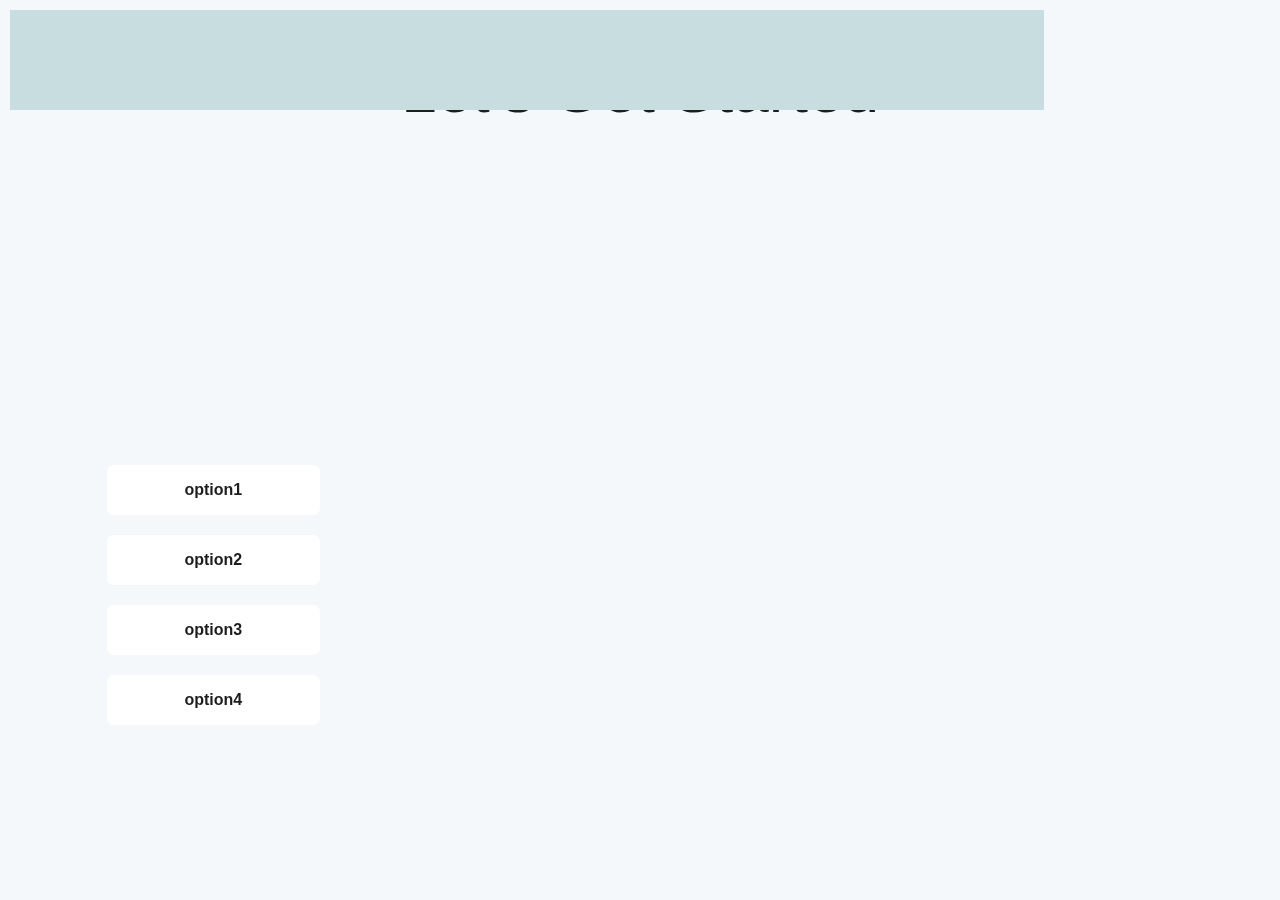
<file: index.html>
<!DOCTYPE html>
<header>
    <meta charset="UTF-8">
  <link rel="stylesheet" type="text/css" href="./style.css"/>
    <title>Quiz It To ME</title>
</header>

<body>
    <div class="title">
        <h1>Let's Get Started</h1>
    </div>

    <div class="main-container" &nbsp;>

        
        <div class="question-container" id="question">
        </div>

    <div class="option-container">
        <button class="option" onclick="" id="op1" >option1</button>
  
        <button class="option" id="op2" >option2</button>
  
        <button class="option" id="op3">option3</button>
  
        <button class="option" id="op4">option4</button>
    </div>
    </div>
   

    <script src="script.js"></script>
    
</body>
</file>
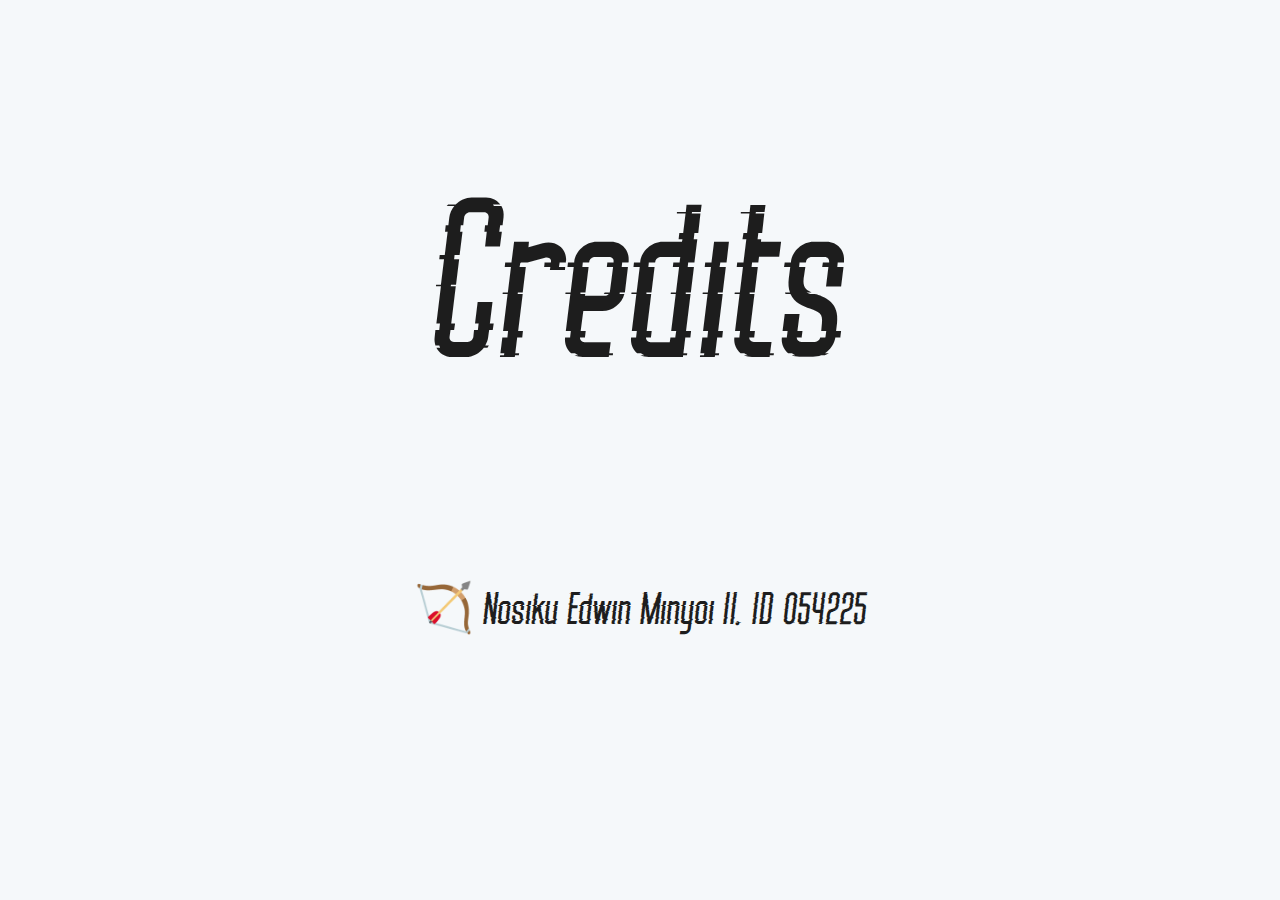
<file: credits.html>
<!DOCTYPE html>
<html lang="en">

    <header>
        <script src="https://ajax.googleapis.com/ajax/libs/jquery/2.1.1/jquery.min.js"></script>
        <meta charset="UTF-8">
        <meta http-equiv="X-UA-Compatible" content="IE=edge">
        <meta name="viewport" content="width=device-width, initial-scale=1.0">
        <link rel="stylesheet" type="text/css" href="./style.css"/>
        <title>Credits</title>
        <audio id="mySound" src="music/game-over.mp3" autoplay="true"></audio>
    </header>


    <body>

     

        <div class="wrapper">
          

            <div class="title">
              <h1>Credits</h1>
            </div>

            <div class="names">
                <h2> 🏹 Nosiku Edwin Minyoi II. ID 054225</h2>
              </div>
        </div>
        

        <script type="text/javascript" src="script.js"></script>
      
    </body>

</html>
</file>
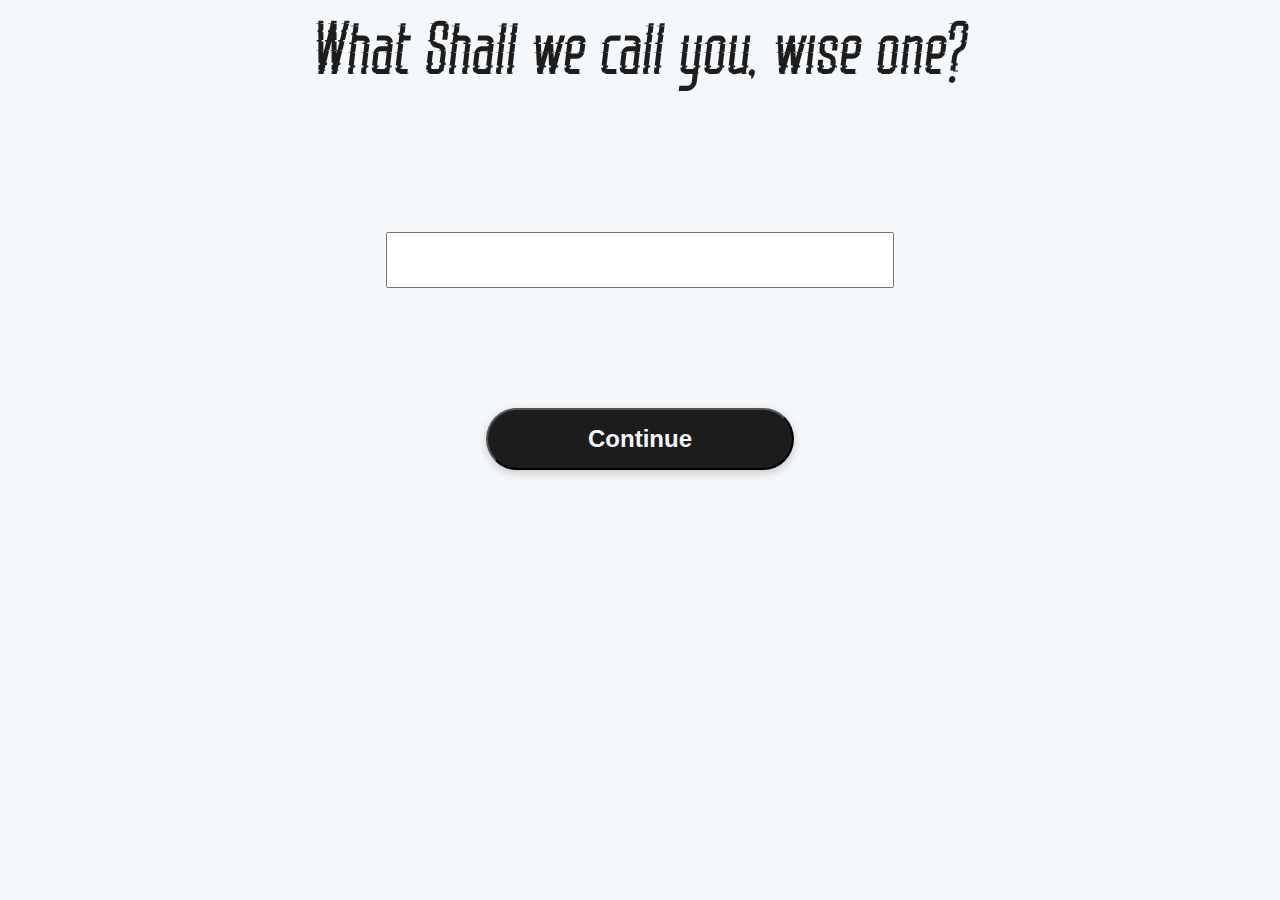
<file: getUsername.html>
<!DOCTYPE html>
<html lang="en">

    <header>
        <script src="https://ajax.googleapis.com/ajax/libs/jquery/2.1.1/jquery.min.js"></script>
        <meta charset="UTF-8">
        <meta http-equiv="X-UA-Compatible" content="IE=edge">
        <meta name="viewport" content="width=device-width, initial-scale=1.0">
        <link rel="stylesheet" type="text/css" href="./style.css"/>
        <title>Get Started</title>
    </header>


    <body>

        <div class="wrapper">
            <t class="username-title">What Shall we call you, wise one?</t>

            <div class="usernameInputWrapper">

                <input id="usernameInput" type="text">

            </div>

            <div class="splash-buttons">
                <button id="btnContinueUserName" class="btnContinue">Continue</button>
            </div>
        </div>
        

        <script type="text/javascript" src="script.js"></script>
        
    </body>

</html>
</file>
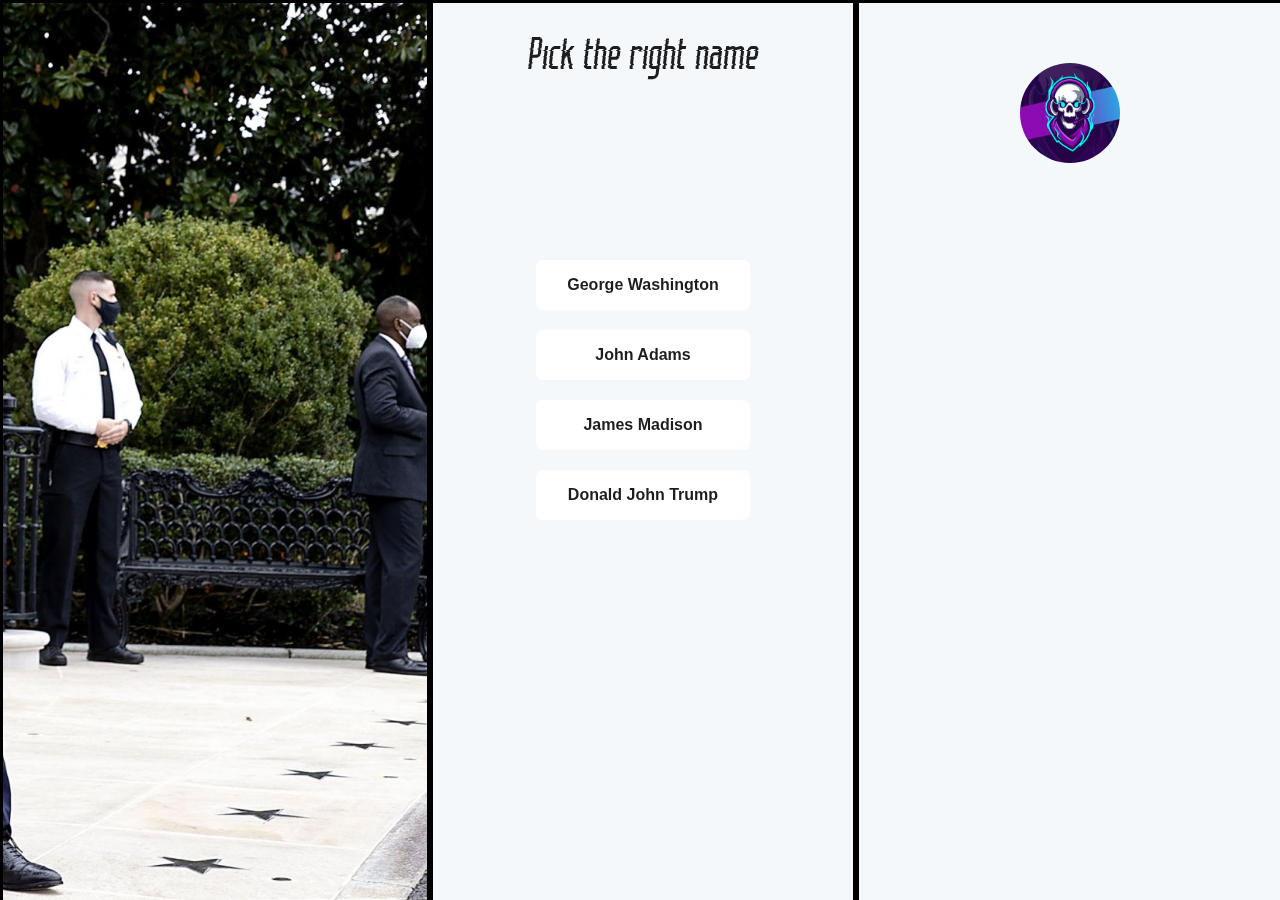
<file: homeScreen.html>
<!DOCTYPE html>
<html lang="en">

    <header>
        <script src="https://ajax.googleapis.com/ajax/libs/jquery/2.1.1/jquery.min.js"></script>
        <meta charset="UTF-8">
        <meta http-equiv="X-UA-Compatible" content="IE=edge">
        <meta name="viewport" content="width=device-width, initial-scale=1.0">
        <link rel="stylesheet" type="text/css" href="./style.css"/>
        <title>Quiz It To ME</title>
    </header>

    <body>

        <div class="questionsWrapperScreen">
                        <div class="main-container">
                            <div class="column">
                                <div class="quiz-image" id="image"></div>
                            </div>

                            <div class="column">
                                <h1>Pick the right name</h1>
                                <div class="option-container">
                                        <div id="optionList" class="option-container"></div>
                                </div>
                            </div>

                            <div class="column">
                                <img class="userImage" src="images/user-profile-picture.jpg"/>
                                <h1 id="username">Hey</h1>
                                <script>
                                    document.getElementById("username").innerHTML = localStorage.getItem("username");
                                </script>
                                 
                            </div>
                        </div>
                    

        </div>
        

        <script type="text/javascript" src="script.js"></script>
        
    </body>

</html>
</file>
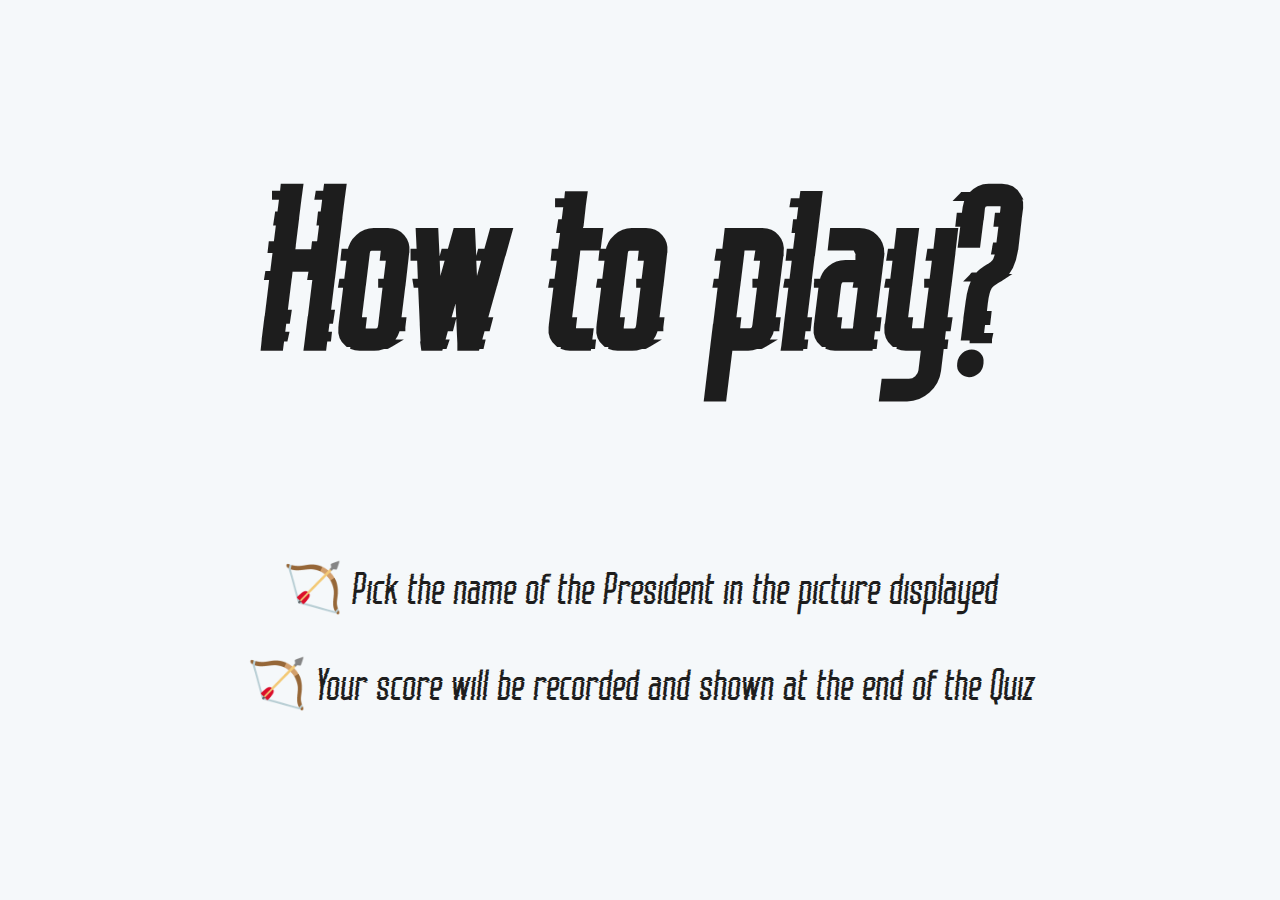
<file: howToPlay.html>
<!DOCTYPE html>
<html lang="en">

    <header>
        <script src="https://ajax.googleapis.com/ajax/libs/jquery/2.1.1/jquery.min.js"></script>
        <meta charset="UTF-8">
        <meta http-equiv="X-UA-Compatible" content="IE=edge">
        <meta name="viewport" content="width=device-width, initial-scale=1.0">
        <link rel="stylesheet" type="text/css" href="./style.css"/>
        <title>How to play?</title>
    </header>


    <body>

        <div class="wrapper">
            <h1>How to play?</h1>

            <h2>🏹 Pick the name of the President in the picture displayed</h1>
            <h2>🏹 Your score will be recorded and shown at the end of the Quiz</h1>
        </div>
        

        <script type="text/javascript" src="script.js"></script>
        
    </body>

</html>
</file>
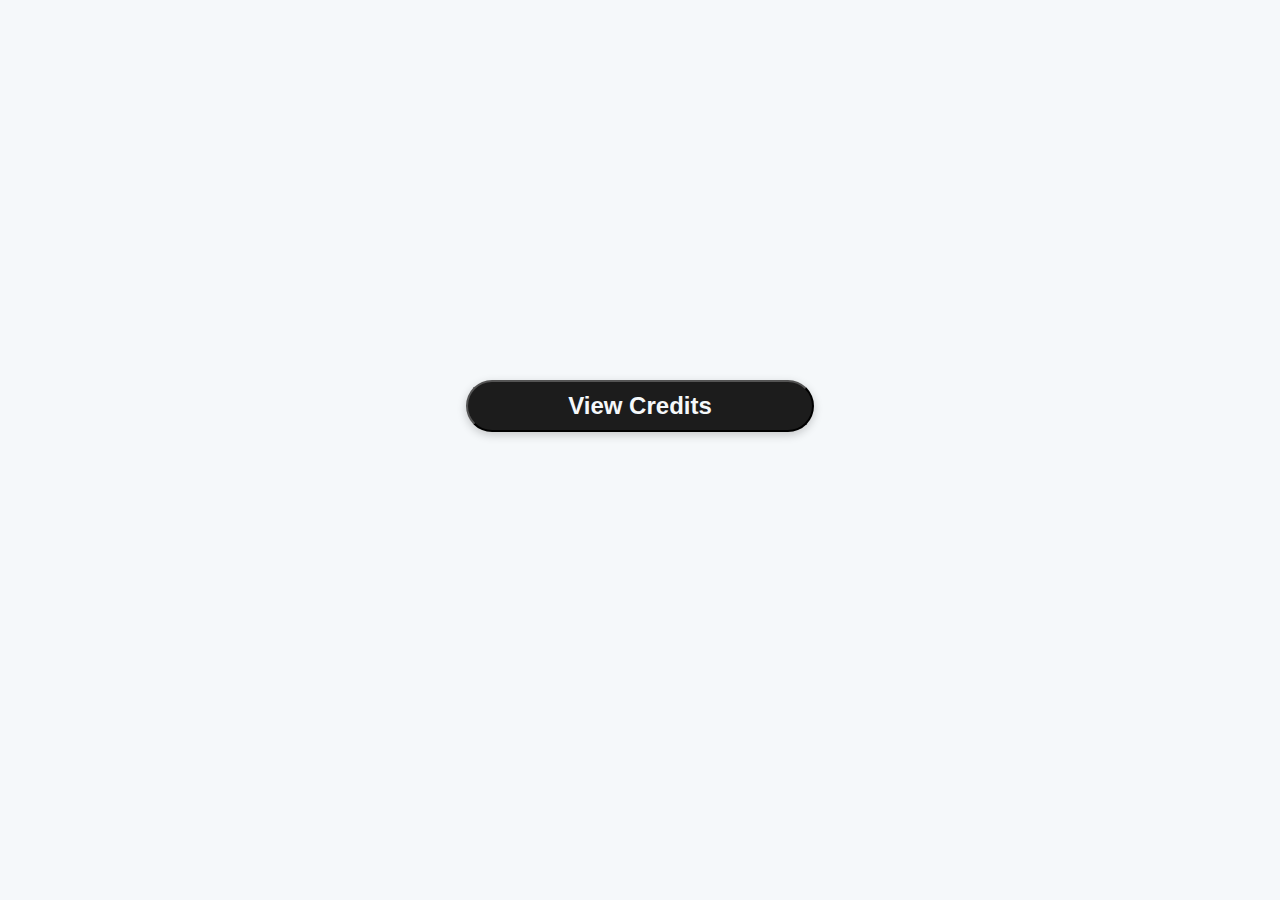
<file: result.html>
<!DOCTYPE html>
<html lang="en">

    <header>
        <script src="https://ajax.googleapis.com/ajax/libs/jquery/2.1.1/jquery.min.js"></script>
        <meta charset="UTF-8">
        <meta http-equiv="X-UA-Compatible" content="IE=edge">
        <meta name="viewport" content="width=device-width, initial-scale=1.0">
        <link rel="stylesheet" type="text/css" href="./style.css"/>
        <title>Result</title>
        <audio id="mySound" src="music/game-over.mp3" autoplay="true"></audio>
    </header>


    <body>

     

        <div class="wrapper">
          

            <div class="title">
                <h1 id="totalScore"></h1>

               

                <script>
                    const score = localStorage.getItem("score");

                    if(score.match("9")){
                        document.getElementById("totalScore").innerHTML = "You got a perfect score of "+ score+" pts";

                    }else{
                      
                      document.getElementById('mySound').play();    
                        
                      document.getElementById("totalScore").innerHTML = "GAME OVER<br/>"+"You got a score of "+ score+" pts";
                    }
                   

                </script>
            </div>

            <button id="btnCredits" class="btnCredits">View Credits</button>
        </div>
        

        <script type="text/javascript" src="script.js"></script>
      
    </body>

</html>
</file>
<file: style.css>
:root{
    --primary: #1D1D1F;
    --secondary: #858786;
    --erro: #FF5757;
    text-align: center;
    margin: 0;
    background-color: #F5F8FA;
    font-family: SF Pro Display,SF Pro Icons,AOS Icons,Helvetica Neue,Helvetica,Arial,sans-serif;
  }

  .column {
    border-style: solid;
    justify-items: center;
    justify-content: center;
    float: left;
    width: 100%;
    height: 100vh;
    justify-content: center;
  }


  .column img{
    width: 100%;
    height: 100vh;
    object-position: center;
    object-fit:cover;
  }

 .main-container{
    height: 100vh;
    position: fixed;
    width: 100%;
    overflow: hidden;
    display: grid;
    grid-template-columns: 33.3333333% 33.3333333% 33.333333%;
    top: 0;
    left: 0;
    right: 0;
    bottom: 0;
   
  }

  /* Clear floats after the columns */
  .main-container:after {
    content: "";
    display: table;
    clear: both;
  }

  .center-cropped img {
    border-radius: 2px;
    width: 100%;
    height: 100%;
    object-position: center;
    object-fit:cover;
  }

  .option-container{
    grid-column: 1;
    margin-top: 40%;
    width: 100%;
    height: 100%;        
}

.column h1{
  font-family: 'uncracked';
  font-size: 3rem;
  font-weight: 400;
  color: #1d1d1d;
}


.bottom-left {
    position: absolute;
    bottom: 8px;
    left: 16px;
  }

  .column .userImage{
    margin-top: 60px;
    width: 100px;
    height: 100px;
    border-radius: 50%;
  }

.option{    
    border-radius: 7px;
    border-width: 0px;
    margin: 10px;
    padding: 10px;
    width: 50%;
    height: 50px;
    font-size: 1rem;
    font-weight: 600;
    color: #1D1D1D;
    background-color:white;
}

.option:hover{
    background-color: #177244;
    color: white;
}

  .title h1 {
    font-size: 4rem;
    font-weight: 400;
    padding: 10px;
    color: #1d1d1d;
  }
  
  .title h2{
    font-size: 1.5rem;
    font-weight: 400;
    color: #1D1D1D;
  }
  
  h2{
    font-size: 3rem;
    font-weight: 300;
    color: #1D1D1D;
  }

  .question-container{
    margin: 10px;
    padding: 5px;
    width: 80vw;
    height: 10vh;
    background-color: #c7dddf;
    font-size: x-large;
    text-align: center;
      
}

.navigation{
  margin-top: 50px;
    width: 100%;
    height: auto;
    padding: 5px;
    display: flex;
    background: none;
 
}

.navigation button{
  color: #F5F8FA;
  padding: 15px;
  background-color: #1c1c1c;
  font-weight: 600;
  font-size: 1.0rem;
  border-radius: 40px;
  padding-left: 100px;
  padding-right: 100px;
  box-shadow: 0 3px 10px rgb(0 0 0 / 0.2);
  margin-left: 32%;
}

.splash{
  width: 100%;
  height: 100vh;
  margin: 0px;
  cursor: pointer;
  transition: all ease-in-out 600ms;
}

.splash h1{
  font-size: 15rem;
  font-family: 'uncracked';
  color: #1D1D1D;
}


.wrapper{
  width: 100%;
  height: auto;
  margin: 0px;
  padding-top: 10px;
  transition: all ease-in-out 600ms;
  margin-bottom: 100px;
}

.wrapper h1{
  font-size: 15rem;
  font-family: 'uncracked';
  color: #1D1D1D;
}

.wrapper h2{
  font-size: 3rem;
  font-family: 'uncracked';
  color: #1D1D1D;
}

.btnCredits{
  cursor: pointer;
  color: #F5F8FA;
  margin: 20px;
  font-size: 1.5rem;
  border-radius: 40px;
  box-shadow: 0 3px 10px rgb(0 0 0 / 0.2);
  font-weight: bold;
  padding-top: 10px;
  padding-bottom: 10px;
  padding-left: 100px;
  padding-right: 100px;
  box-shadow: 0 3px 10px rgb(0 0 0 / 0.2);
  background-color: #1c1c1c;
  transition: #1c1c1c 0.05s linear;
  transition: all .05s linear;
}

.username-title {
  padding-top: 40%;
  font-size: 5rem;
  font-family: 'uncracked';
  color: #1D1D1D;
}


.usernameInputWrapper{
  padding-top: 10%;
  font-size: 5rem;
  font-family: 'uncracked';
  color: #1D1D1D;
}

.usernameInputWrapper input{
  height: 50px;
  width: 500px;
  margin-bottom: 100px;
  box-shadow: #1c1c1c;
  font-size: 2.5rem;
  text-align: center;
}

@font-face {
  font-family: 'uncracked'; /*a name to be used later*/
  src: url('fonts/Uncracked.otf'); /*URL to font*/
}

.splash-buttons button{
  color: #F5F8FA;
  padding: 15px;
  margin: 20px;
  font-size: 1.5rem;
  border-radius: 40px;
  box-shadow: 0 3px 10px rgb(0 0 0 / 0.2);
}

.btnNext{
  font-weight: bold;
  padding-left: 100px;
  padding-right: 100px;
  box-shadow: 0 3px 10px rgb(0 0 0 / 0.2);
  background-color: #1c1c1c;
  transition: #1c1c1c 0.05s linear;
  transition: all .05s linear;
}

.splash-buttons .btnContinue{
  font-weight: bold;
  padding-left: 100px;
  padding-right: 100px;
  box-shadow: 0 3px 10px rgb(0 0 0 / 0.2);
  background-color: #1c1c1c;
  transition: #1c1c1c 0.05s linear;
  transition: all .05s linear;
}

.splash-buttons .btnHowTo{
  background-color: #fff;
  color: #1c1c1c;
}

.splash-buttons .btnContinue:active {
  box-shadow: 2px 2px 2px #777;
  border-bottom: 1px solid #1c1c1c;
  transform: translateY(3px);
}
</file>
